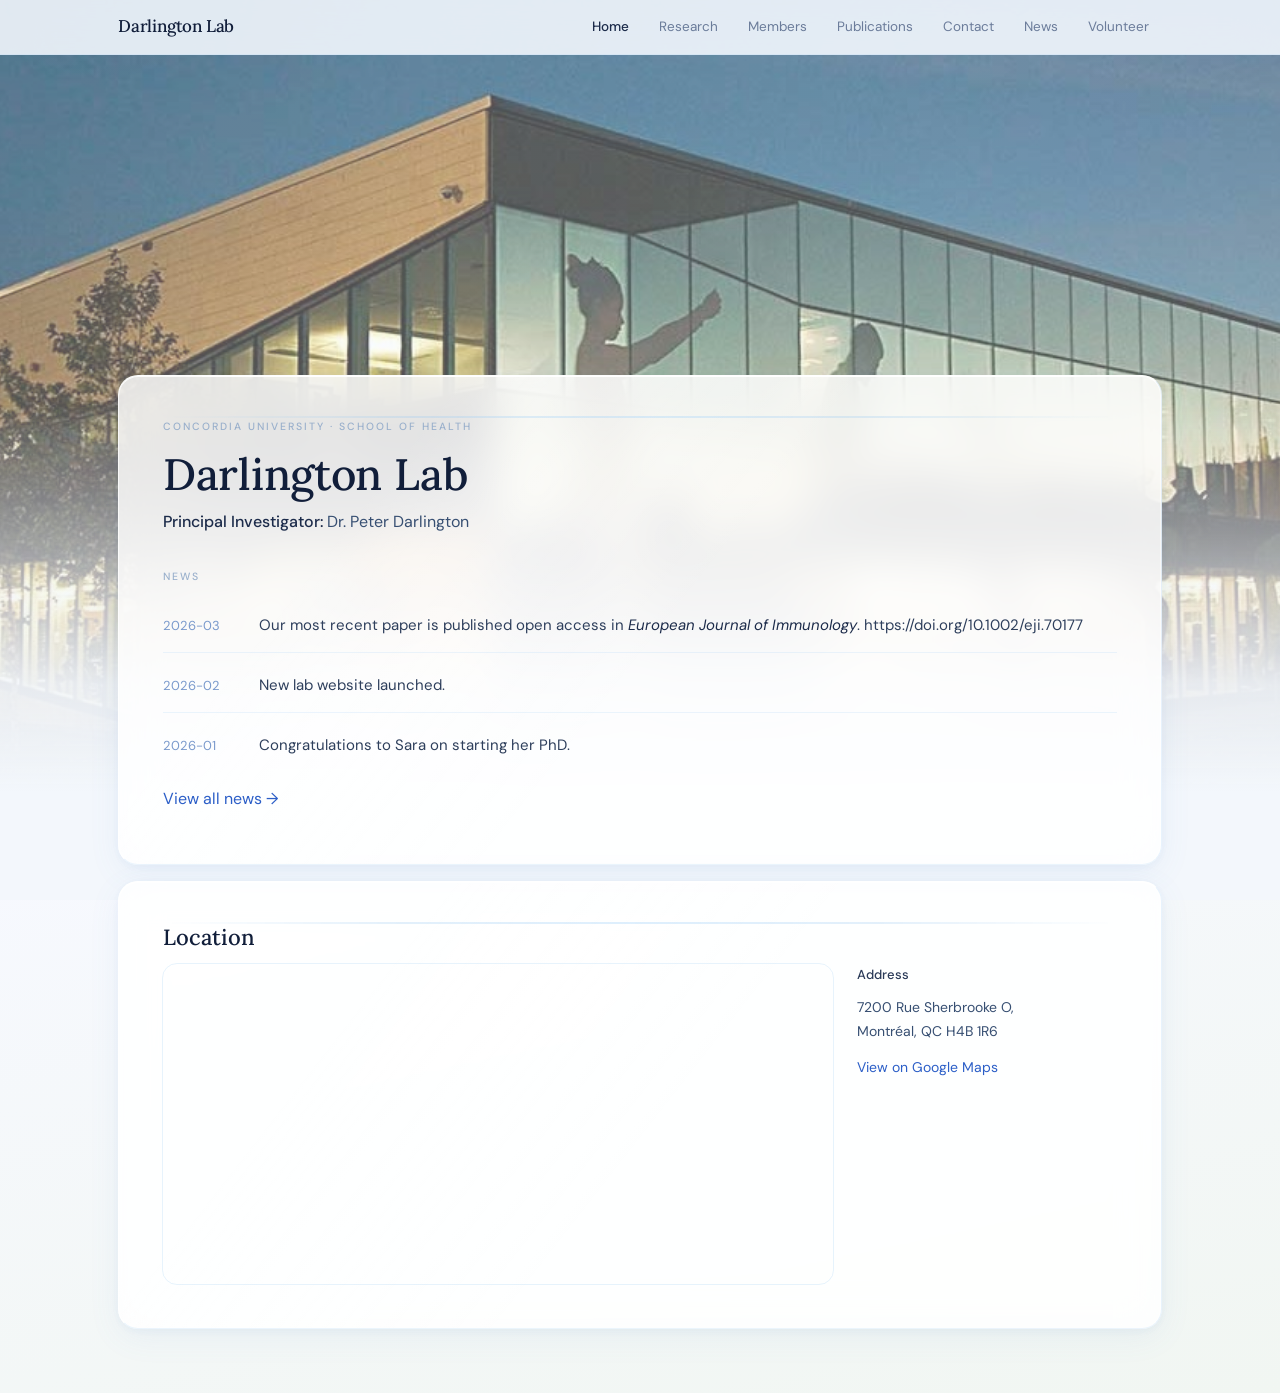
<file: index.html>
<!DOCTYPE html>
<html lang="en">

<head>
  <meta charset="UTF-8" />
  <meta name="viewport" content="width=device-width, initial-scale=1" />
  <title>Darlington Lab</title>
  <meta name="description"
    content="Darlington Lab — immunology research at Concordia University's School of Health. We study how hormones and autonomic drugs regulate T cell function, using human cell lines and primary immune cells." />
  <link
    href="https://fonts.googleapis.com/css2?family=Lora:ital,wght@0,400;0,500;1,400&family=DM+Sans:wght@300;400;500&display=swap"
    rel="stylesheet">
  <link rel="stylesheet" href="style.css">
  <style>
    .wrap {
      padding-top: 320px;
      display: flex;
      flex-direction: column;
      gap: 16px;
    }
  </style>
</head>

<body>

  <div id="nav-placeholder"></div>
  <script src="nav.js"></script>
  <script>renderNav('index.html')</script>

  <div class="wrap">

    <div class="card g">
      <div class="g-edge"></div>
      <div class="sec-label">Concordia University · School of Health</div>
      <h1>Darlington Lab</h1>
      <p><strong>Principal Investigator:</strong> Dr. Peter Darlington</p>

      <div style="margin-top:32px;">
        <div class="sec-label">News</div>
        <ul class="news-list" id="index-news"></ul>
        <p style="margin-top:14px;"><a href="news.html">View all news →</a></p>
      </div>
    </div>

    <div class="card g">
      <div class="g-edge"></div>
      <h2>Location</h2>
      <div class="location-wrap">
        <div class="map-box">
          <iframe
            src="https://www.google.com/maps/embed?pb=!1m18!1m12!1m3!1d1399.3121478005976!2d-73.63801662219493!3d45.457226550811356!2m3!1f0!2f0!3f0!3m2!1i1024!2i768!4f13.1!3m3!1m2!1s0x4cc9172decec617d%3A0xe875adb3de2d89b!2sConcordia%20University%20School%20of%20Health!5e0!3m2!1szh-CN!2sca!4v1771370919265!5m2!1szh-CN!2sca"
            loading="lazy" referrerpolicy="no-referrer-when-downgrade"></iframe>
        </div>
        <div class="addr-box">
          <h3>Address</h3>
          <p>7200 Rue Sherbrooke O,<br>Montréal, QC H4B 1R6</p>
          <p><a href="https://www.google.com/maps?q=7200+Rue+Sherbrooke+O,+Montr%C3%A9al,+QC+H4B+1R6" target="_blank"
              rel="noopener">View on Google Maps</a></p>
        </div>
      </div>
    </div>

  </div>
  <script>
    fetch('data/news.json')
      .then(r => r.json())
      .then(items => {
        const list = document.getElementById('index-news');
        items.slice(0, 3).forEach(item => {
          const li = document.createElement('li');
          li.innerHTML = `<span class="news-date">${item.date}</span><span class="news-text">${item.text}</span>`;
          list.appendChild(li);
        });
      });
  </script>
</body>

</html>
</file>
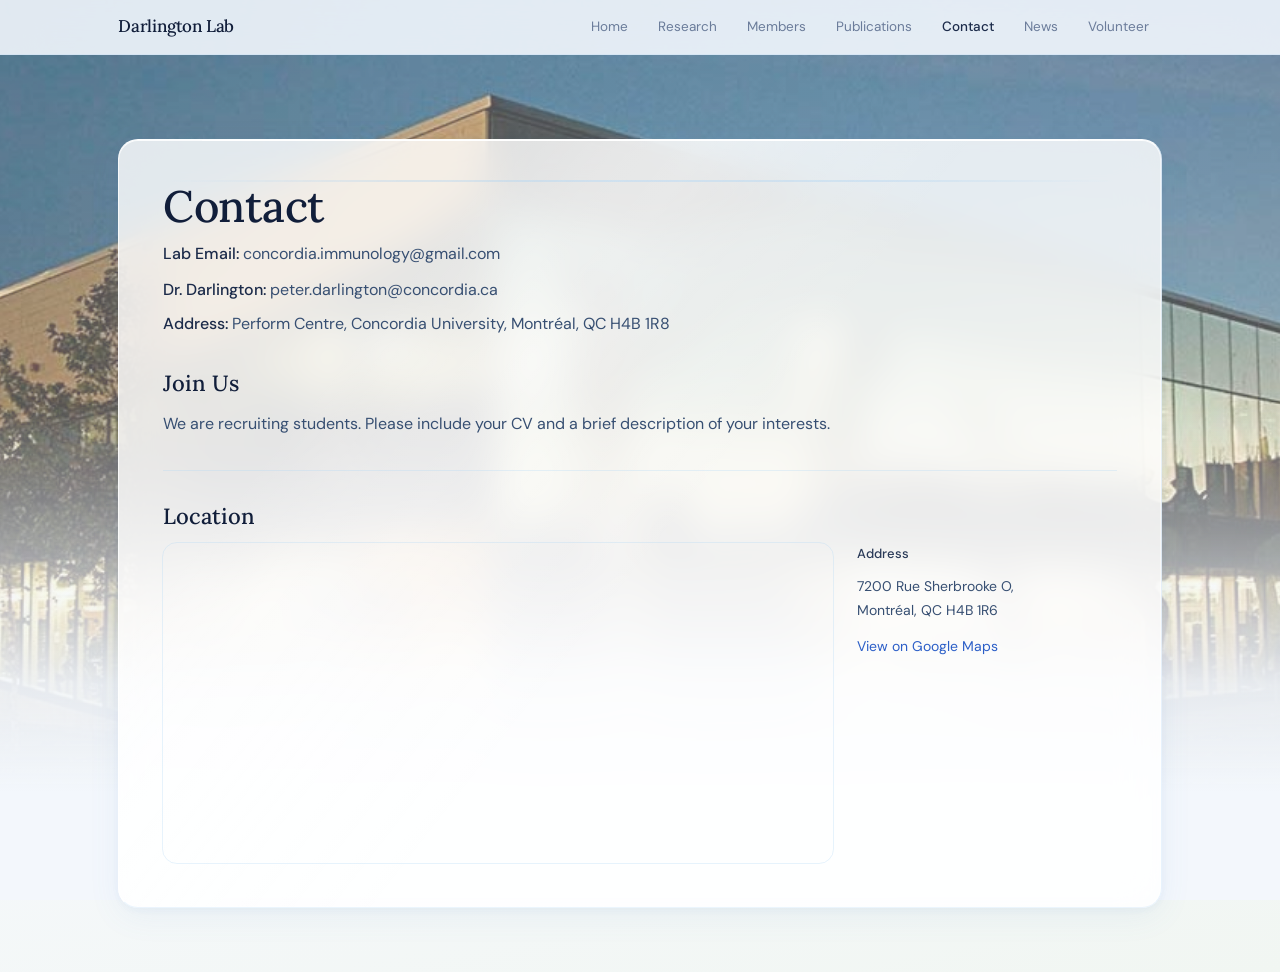
<file: contact.html>
<!DOCTYPE html>
<html lang="en">

<head>
  <meta charset="UTF-8" />
  <meta name="viewport" content="width=device-width, initial-scale=1" />
  <title>Contact | Darlington Lab</title>
  <link
    href="https://fonts.googleapis.com/css2?family=Lora:ital,wght@0,400;0,500;1,400&family=DM+Sans:wght@300;400;500&display=swap"
    rel="stylesheet">
  <link rel="stylesheet" href="style.css">
</head>

<body>
  <div id="nav-placeholder"></div>
  <script src="nav.js"></script>
  <script>renderNav('contact.html')</script>
  <div class="wrap">
    <div class="card g">
      <div class="g-edge"></div>

      <h1>Contact</h1>
      <p style="margin-top:8px;"><strong>Lab Email:</strong> concordia.immunology@gmail.com</p>
      <p style="margin-top:8px;"><strong>Dr. Darlington:</strong> peter.darlington@concordia.ca</p>
      <p><strong>Address:</strong> Perform Centre, Concordia University, Montréal, QC H4B 1R8</p>

      <h2 style="margin-top:32px;">Join Us</h2>
      <p>We are recruiting students. Please include your CV and a brief description of your interests.</p>

      <hr />

      <h2>Location</h2>
      <div class="location-wrap">
        <div class="map-box">
          <iframe
            src="https://www.google.com/maps/embed?pb=!1m18!1m12!1m3!1d1399.3121478005976!2d-73.63801662219493!3d45.457226550811356!2m3!1f0!2f0!3f0!3m2!1i1024!2i768!4f13.1!3m3!1m2!1s0x4cc9172decec617d%3A0xe875adb3de2d89b!2sConcordia%20University%20School%20of%20Health!5e0!3m2!1szh-CN!2sca!4v1771370919265!5m2!1szh-CN!2sca"
            loading="lazy" referrerpolicy="no-referrer-when-downgrade"></iframe>
        </div>
        <div class="addr-box">
          <h3>Address</h3>
          <p>7200 Rue Sherbrooke O,<br>Montréal, QC H4B 1R6</p>
          <p><a href="https://www.google.com/maps?q=7200+Rue+Sherbrooke+O,+Montr%C3%A9al,+QC+H4B+1R6" target="_blank"
              rel="noopener">View on Google Maps</a></p>
        </div>
      </div>

    </div>
  </div>
</body>

</html>
</file>
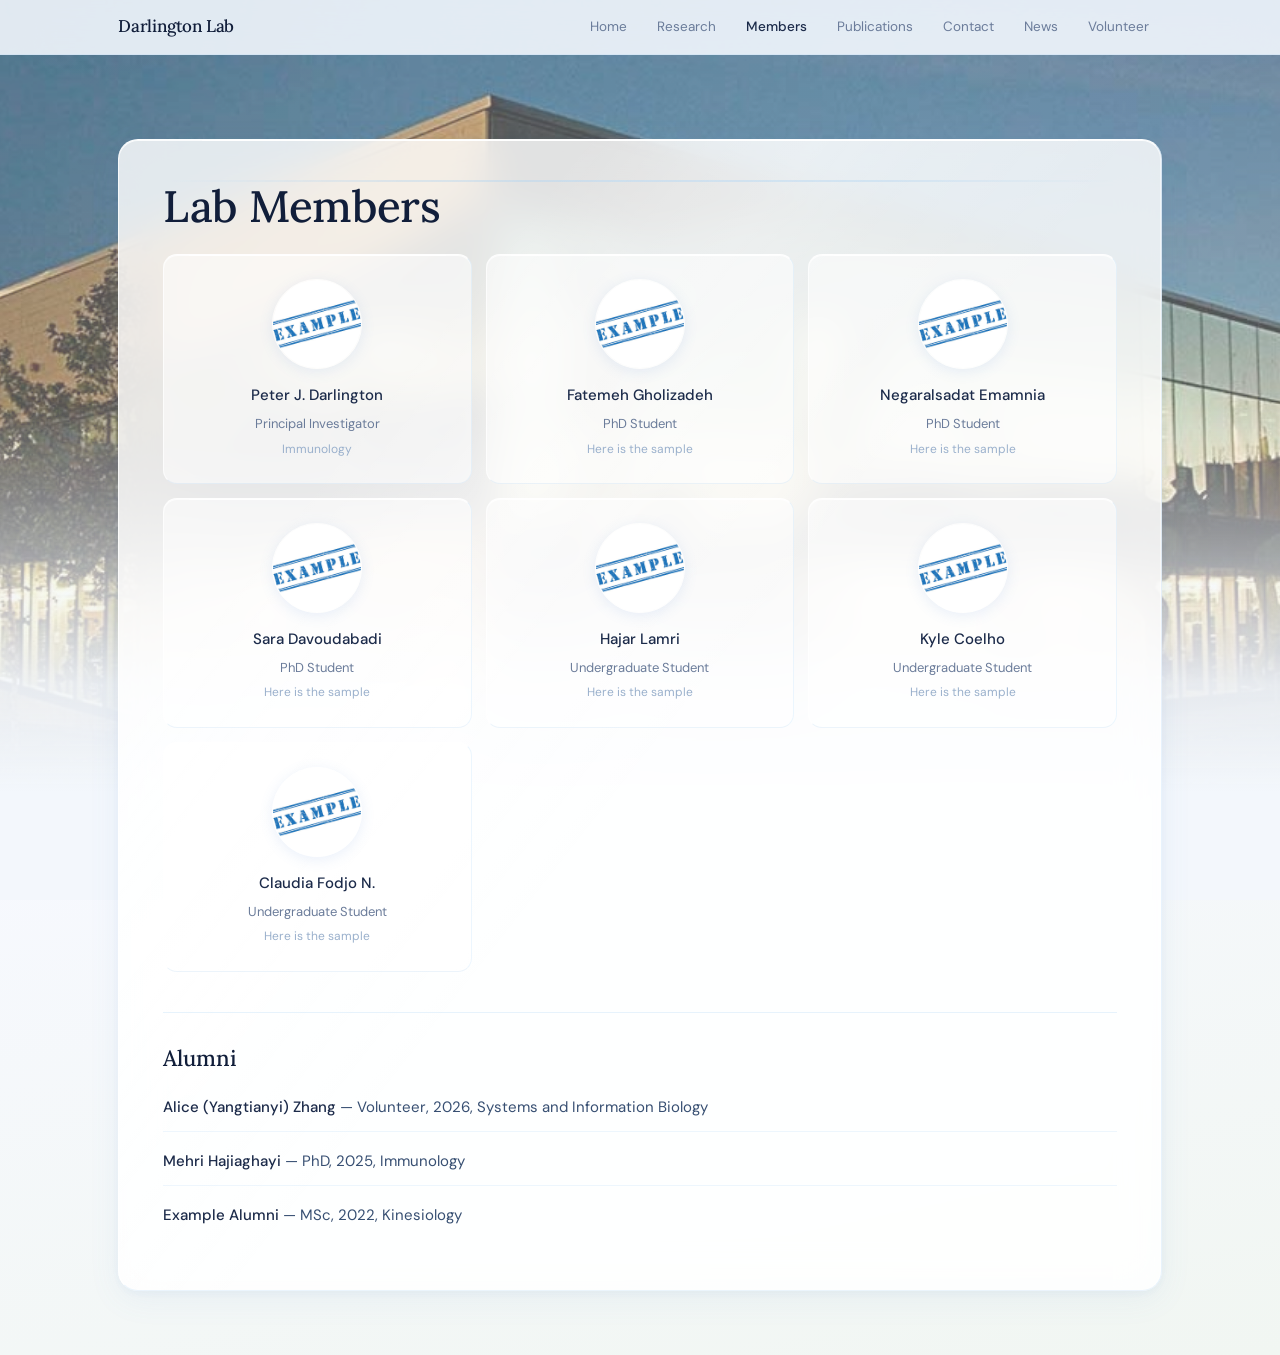
<file: members.html>
<!DOCTYPE html>
<html lang="en">

<head>
  <meta charset="UTF-8" />
  <meta name="viewport" content="width=device-width, initial-scale=1" />
  <title>Members | Darlington Lab</title>
  <link
    href="https://fonts.googleapis.com/css2?family=Lora:ital,wght@0,400;0,500;1,400&family=DM+Sans:wght@300;400;500&display=swap"
    rel="stylesheet">
  <link rel="stylesheet" href="style.css">
</head>

<body>
  <div id="nav-placeholder"></div>
  <script src="nav.js"></script>
  <script>renderNav('members.html')</script>
  <div class="wrap">
    <div class="card g">
      <div class="g-edge"></div>
      <h1>Lab Members</h1>
      <div class="grid" id="members-grid" style="margin-top:24px;"></div>

      <hr style="margin-top:40px;" />

      <h2>Alumni</h2>
      <ul class="alumni-list" id="alumni-list"></ul>
    </div>
  </div>

  <script>
    fetch('data/members.json')
      .then(r => r.json())
      .then(data => {
        // Current members → photo cards
        const grid = document.getElementById('members-grid');
        data.current.forEach(m => {
          const card = document.createElement('div');
          card.className = 'member-card';
          card.innerHTML = `
            <img src="${m.photo}" alt="${m.name}">
            <h3>${m.name}</h3>
            <p class="role">${m.role}</p>
            <p class="field">${m.field}</p>
          `;
          grid.appendChild(card);
        });

        // Alumni → simple list, no photo
        const list = document.getElementById('alumni-list');
        data.alumni.forEach(a => {
          const li = document.createElement('li');
          li.innerHTML = `<strong>${a.name}</strong> — ${a.role}, ${a.field}`;
          list.appendChild(li);
        });
      });
  </script>
</body>
</html>
</file>
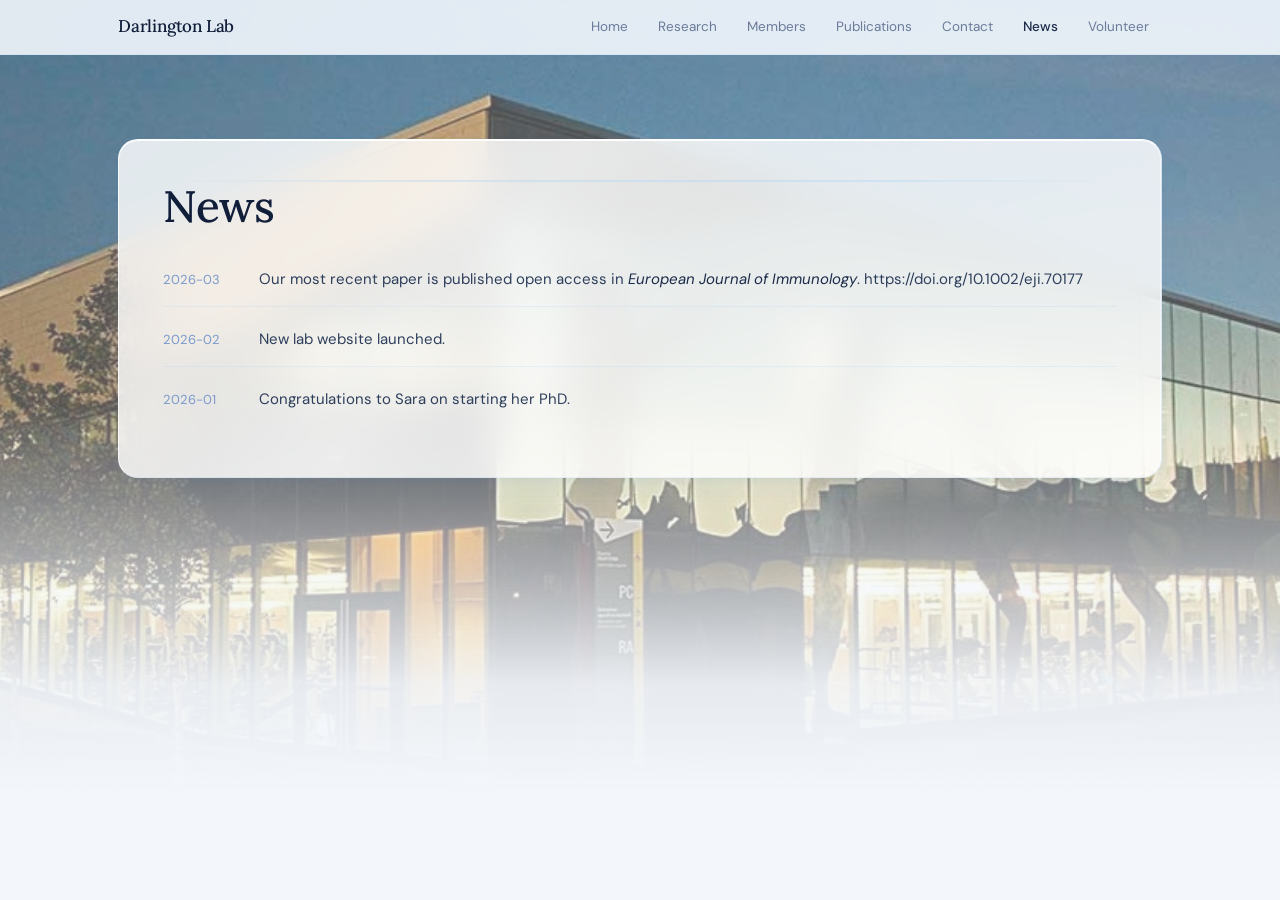
<file: news.html>
<!DOCTYPE html>
<html lang="en">

<head>
  <meta charset="UTF-8" />
  <meta name="viewport" content="width=device-width, initial-scale=1" />
  <title>News | Darlington Lab</title>
  <link
    href="https://fonts.googleapis.com/css2?family=Lora:ital,wght@0,400;0,500;1,400&family=DM+Sans:wght@300;400;500&display=swap"
    rel="stylesheet">
  <link rel="stylesheet" href="style.css">
</head>

<body>
  <div id="nav-placeholder"></div>
  <script src="nav.js"></script>
  <script>renderNav('news.html')</script>
  <div class="wrap">
    <div class="card g">
      <div class="g-edge"></div>
      <h1>News</h1>
      <ul class="news-list" id="news-list" style="margin-top:24px;"></ul>
    </div>
  </div>

  <script>
    fetch('data/news.json')
      .then(r => r.json())
      .then(items => {
        const list = document.getElementById('news-list');
        items.forEach(item => {
          const li = document.createElement('li');
          li.innerHTML = `
            <span class="news-date">${item.date}</span>
            <span class="news-text">${item.text}</span>
          `;
          list.appendChild(li);
        });
      });
  </script>
</body>
</html>
</file>
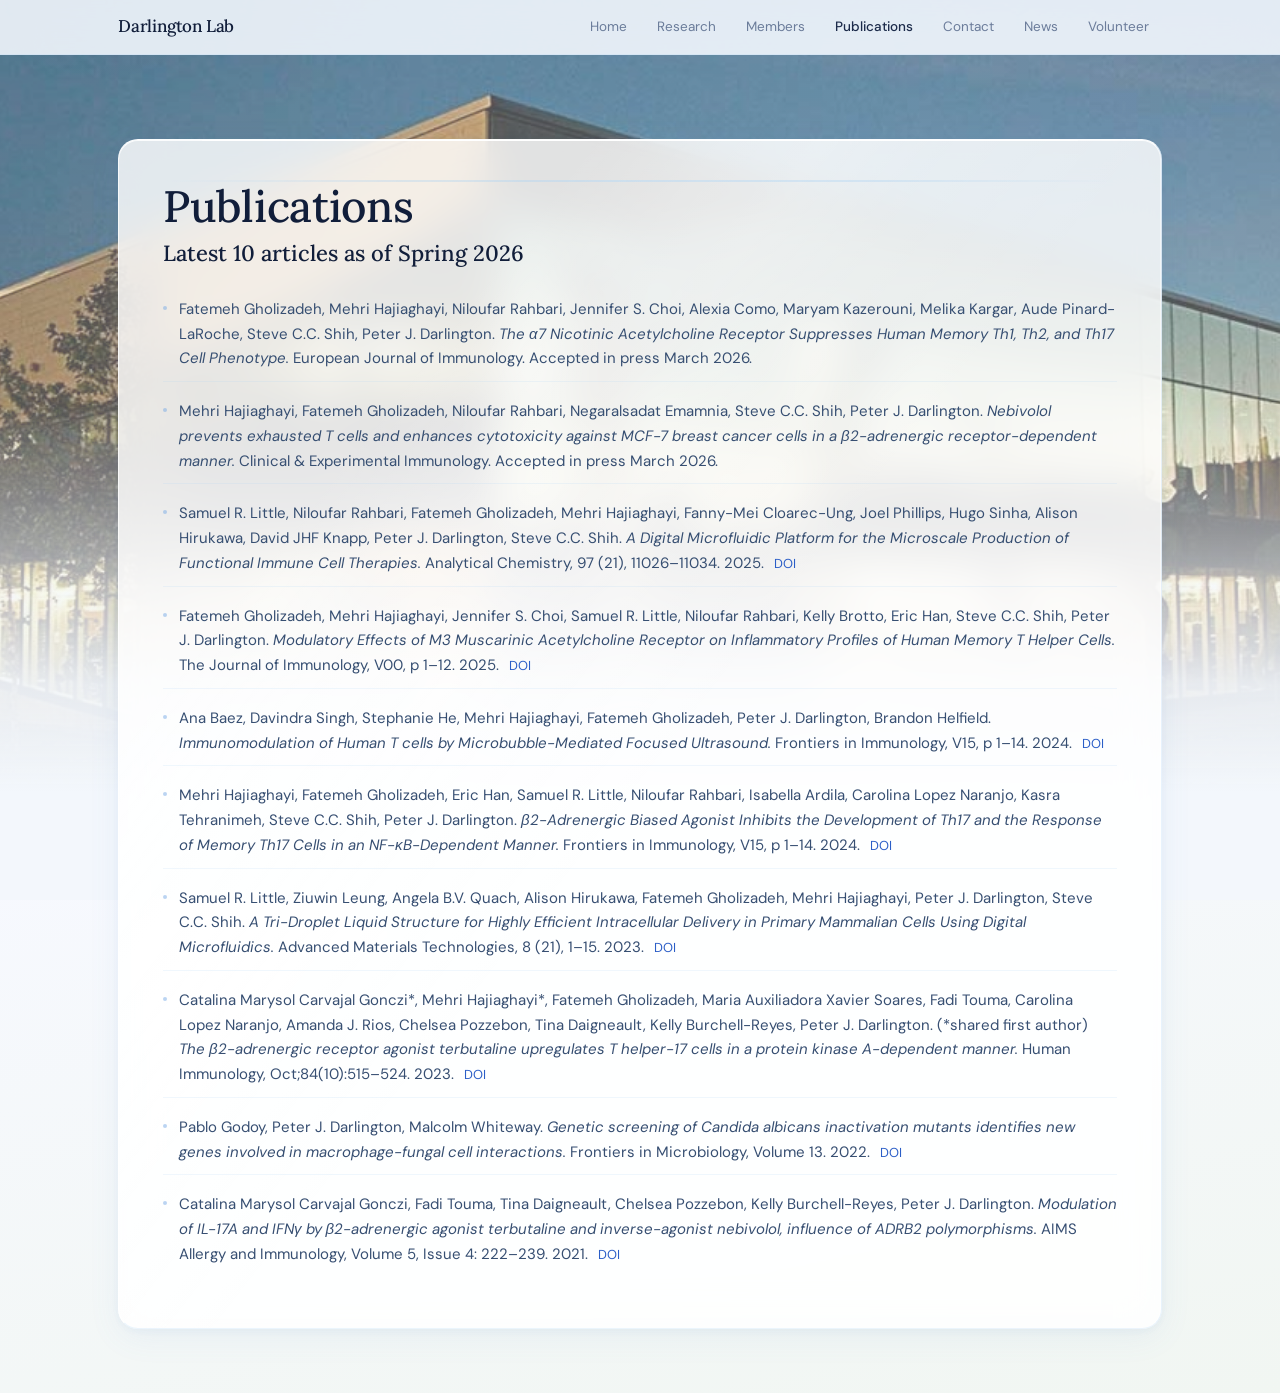
<file: publications.html>
<!DOCTYPE html>
<html lang="en">

<head>
  <meta charset="UTF-8" />
  <meta name="viewport" content="width=device-width, initial-scale=1" />
  <title>Publications | Darlington Lab</title>
  <link
    href="https://fonts.googleapis.com/css2?family=Lora:ital,wght@0,400;0,500;1,400&family=DM+Sans:wght@300;400;500&display=swap"
    rel="stylesheet">
  <link rel="stylesheet" href="style.css">
</head>

<body>
  <div id="nav-placeholder"></div>
  <script src="nav.js"></script>
  <script>renderNav('publications.html')</script>
  <div class="wrap">
    <div class="card g">
      <div class="g-edge"></div>
      <h1>Publications</h1>
      <h2 id="pub-title" style="margin-top:10px;"></h2>
      <div id="pub-container" style="margin-top:20px;"></div>
    </div>
  </div>

  <script>
    fetch('data/publications.json')
      .then(r => r.json())
      .then(data => {
        document.getElementById('pub-title').textContent = data.label;

        const container = document.getElementById('pub-container');
        container.innerHTML = '';

        const list = document.createElement('ul');
        list.className = 'pub-list';

        data.entries.forEach(pub => {
          const li = document.createElement('li');

          const doiLink = pub.doi
            ? ` <a href="${pub.doi}" target="_blank" rel="noopener">DOI</a>`
            : '';

          const status = pub.journal + '. ' + pub.year + '.';

          li.innerHTML = `${pub.authors} <em>${pub.title}</em> ${status}${doiLink}`;
          list.appendChild(li);
        });

        container.appendChild(list);
      });
  </script>
</body>

</html>
</file>
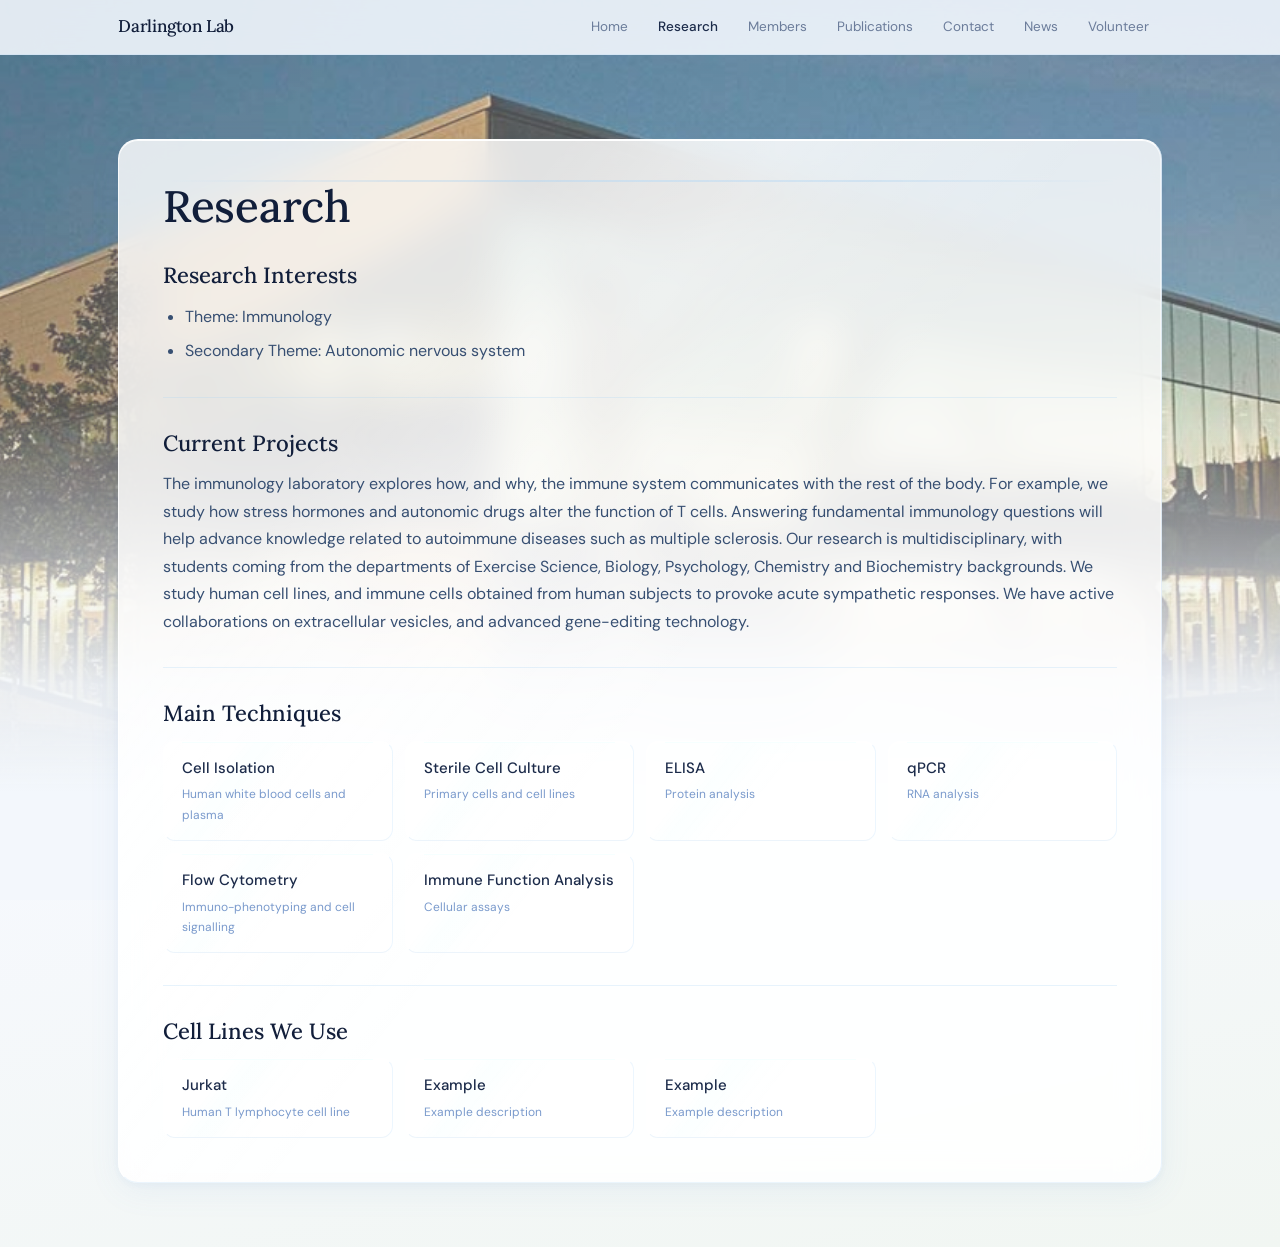
<file: research.html>
<!DOCTYPE html>
<html lang="en">

<head>
  <meta charset="UTF-8" />
  <meta name="viewport" content="width=device-width, initial-scale=1" />
  <title>Research | Darlington Lab</title>
  <link
    href="https://fonts.googleapis.com/css2?family=Lora:ital,wght@0,400;0,500;1,400&family=DM+Sans:wght@300;400;500&display=swap"
    rel="stylesheet">
  <link rel="stylesheet" href="style.css">
</head>

<body>
  <div id="nav-placeholder"></div>
  <script src="nav.js"></script>
  <script>renderNav('research.html')</script>
  <div class="wrap">
    <div class="card g">
      <div class="g-edge"></div>

      <h1>Research</h1>

      <h2 style="margin-top:32px;">Research Interests</h2>
      <ul>
        <li>Theme: Immunology</li>
        <li>Secondary Theme: Autonomic nervous system</li>
      </ul>

      <hr />

      <h2>Current Projects</h2>
      <p>The immunology laboratory explores how, and why, the immune system communicates with the rest of the body. For
        example, we study how stress hormones and autonomic drugs alter the function of T cells. Answering fundamental
        immunology questions will help advance knowledge related to autoimmune diseases such as multiple sclerosis. Our
        research is multidisciplinary, with students coming from the departments of Exercise Science, Biology,
        Psychology, Chemistry and Biochemistry backgrounds. We study human cell lines, and immune cells obtained from
        human subjects to provoke acute sympathetic responses. We have active collaborations on extracellular vesicles,
        and advanced gene-editing technology.</p>

      <hr />

      <h2>Main Techniques</h2>
      <div class="tag-grid">
        <div class="tag-chip">
          <div class="chip-name">Cell Isolation</div>
          <div class="chip-sub">Human white blood cells and plasma</div>
        </div>
        <div class="tag-chip">
          <div class="chip-name">Sterile Cell Culture</div>
          <div class="chip-sub">Primary cells and cell lines</div>
        </div>
        <div class="tag-chip">
          <div class="chip-name">ELISA</div>
          <div class="chip-sub">Protein analysis</div>
        </div>
        <div class="tag-chip">
          <div class="chip-name">qPCR</div>
          <div class="chip-sub">RNA analysis</div>
        </div>
        <div class="tag-chip">
          <div class="chip-name">Flow Cytometry</div>
          <div class="chip-sub">Immuno-phenotyping and cell signalling</div>
        </div>
        <div class="tag-chip">
          <div class="chip-name">Immune Function Analysis</div>
          <div class="chip-sub">Cellular assays</div>
        </div>
      </div>

      <hr />

      <h2>Cell Lines We Use</h2>
      <div class="tag-grid">
        <div class="tag-chip">
          <div class="chip-name">Jurkat</div>
          <div class="chip-sub">Human T lymphocyte cell line</div>
        </div>
        <div class="tag-chip">
          <div class="chip-name">Example</div>
          <div class="chip-sub">Example description</div>
        </div>
        <div class="tag-chip">
          <div class="chip-name">Example</div>
          <div class="chip-sub">Example description</div>
        </div>
      </div>

    </div>
  </div>
</body>

</html>
</file>
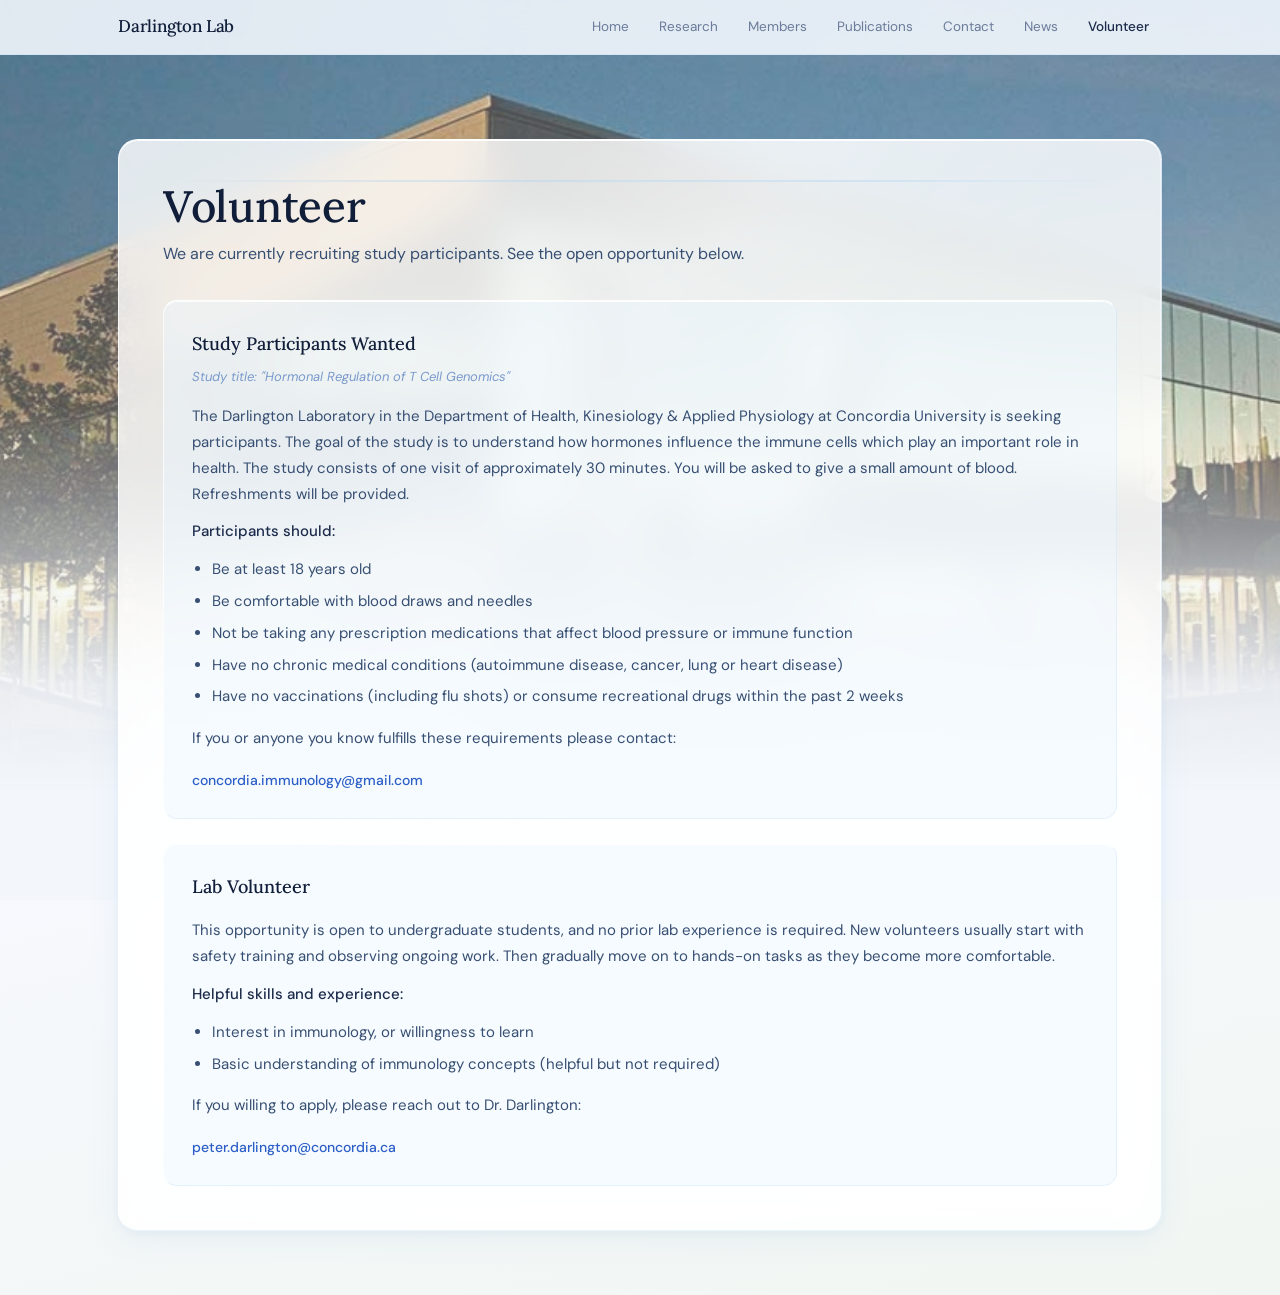
<file: volunteer.html>
<!DOCTYPE html>
<html lang="en">

<head>
  <meta charset="UTF-8" />
  <meta name="viewport" content="width=device-width, initial-scale=1" />
  <title>Volunteer | Darlington Lab</title>
  <link
    href="https://fonts.googleapis.com/css2?family=Lora:ital,wght@0,400;0,500;1,400&family=DM+Sans:wght@300;400;500&display=swap"
    rel="stylesheet">
  <link rel="stylesheet" href="style.css">
</head>


<body>
  <div id="nav-placeholder"></div>
  <script src="nav.js"></script>
  <script>renderNav('volunteer.html')</script>
  <div class="wrap">
    <div class="card g">
      <div class="g-edge"></div>
      <h1>Volunteer</h1>
      <p style="margin-top:8px;color:#374f72;">We are currently recruiting study participants. See the open opportunity below.</p>
      <div id="volunteer-list" style="margin-top:28px; display:flex; flex-direction:column; gap:20px;"></div>
    </div>
  </div>

  <script>
    fetch('data/volunteer.json')
      .then(r => r.json())
      .then(studies => {
        const container = document.getElementById('volunteer-list');
        studies.forEach(s => {
          const reqItems = s.requirements.map(r => `<li>${r}</li>`).join('');
          const box = document.createElement('div');
          box.className = 'volunteer-box';
          box.innerHTML = `
            <h3>${s.title}</h3>
            <p class="vol-sub">${s.subtitle}</p>
            <p>${s.description}</p>
            <p><strong>${s.requirements_heading}</strong></p>
            <ul>${reqItems}</ul>
            <p>${s.contact_intro}</p>
            <a class="vol-email" href="mailto:${s.contact_email}">${s.contact_email}</a>
          `;
          container.appendChild(box);
        });
      });
  </script>
</body>
</html>
</file>
<file: style.css>
/* ── Reset ── */
*,
*::before,
*::after {
  box-sizing: border-box;
  margin: 0;
  padding: 0;
}

/* ── Base ── */
body {
  font-family: 'DM Sans', sans-serif;
  font-weight: 400;
  line-height: 1.72;
  color: #1c2b4a;
  background:
    radial-gradient(ellipse 45% 30% at 8% 0%, rgba(186, 219, 255, 0.25) 0%, transparent 55%),
    radial-gradient(ellipse 38% 28% at 92% 6%, rgba(200, 225, 255, 0.16) 0%, transparent 50%),
    linear-gradient(168deg, #f0f5fb 0%, #f7f9ff 50%, #f1f6f2 100%);
  min-height: 100vh;
}

/* ── Full page background photo ── */
body::before {
  content: '';
  position: fixed;
  inset: 0;
  z-index: 0;
  background-image: url('images/bg1.jpg');
  background-size: cover;
  background-position: center 10%;
  opacity: 0.68;
}

/* Fade bottom half of photo into plain bg */
body::after {
  content: '';
  position: fixed;
  inset: 0;
  z-index: 1;
  background: linear-gradient(to bottom,
      transparent 0%,
      transparent 45%,
      rgba(243, 247, 252, 0.5) 62%,
      rgba(243, 247, 252, 0.92) 76%,
      rgba(243, 247, 252, 1.0) 88%);
}

/* Everything sits above the bg layers */
nav,
.wrap {
  position: relative;
  z-index: 2;
}

/* ── Glassmorphism card ── */
.g {
  position: relative;
  background: rgba(255, 255, 255, 0.82);
  backdrop-filter: blur(20px) brightness(1.02) saturate(1.06);
  -webkit-backdrop-filter: blur(20px) brightness(1.02) saturate(1.06);
  border-top: 1px solid rgba(255, 255, 255, 0.92);
  border-left: 1px solid rgba(255, 255, 255, 0.72);
  border-right: 1px solid rgba(170, 210, 245, 0.26);
  border-bottom: 1px solid rgba(158, 200, 238, 0.20);
  box-shadow: 0 1px 0 rgba(255, 255, 255, 0.88) inset, -1px 0 0 rgba(255, 255, 255, 0.50) inset,
    0 8px 32px rgba(90, 140, 210, 0.08), 0 2px 8px rgba(90, 140, 210, 0.06);
  overflow: hidden;
}

.g::before {
  content: '';
  position: absolute;
  top: 0;
  left: 8%;
  right: 8%;
  height: 1px;
  background: rgba(255, 255, 255, 0.96);
  pointer-events: none;
  z-index: 9;
}

.g::after {
  content: '';
  position: absolute;
  inset: 0;
  background: linear-gradient(128deg, transparent 24%, rgba(255, 255, 255, 0.18) 31%, rgba(255, 255, 255, 0.22) 36%, rgba(255, 255, 255, 0.10) 42%, transparent 53%);
  pointer-events: none;
  z-index: 2;
}

.g-edge {
  position: absolute;
  bottom: 0;
  left: 0;
  right: 0;
  height: 2px;
  background: linear-gradient(90deg, transparent, rgba(152, 200, 240, 0.28) 25%, rgba(172, 215, 250, 0.40) 50%, rgba(152, 200, 240, 0.28) 75%, transparent);
  pointer-events: none;
}

.g>* {
  position: relative;
  z-index: 3;
}

/* ── Nav ── */
nav {
  position: sticky;
  top: 0;
  z-index: 50;
  background: rgba(245, 250, 255, 0.88);
  backdrop-filter: blur(20px);
  -webkit-backdrop-filter: blur(20px);
  border-bottom: 1px solid rgba(170, 210, 245, 0.22);
}

.nav-inner {
  max-width: 1100px;
  margin: 0 auto;
  padding: 0 28px;
  display: flex;
  align-items: center;
  justify-content: space-between;
  height: 54px;
}

.nav-logo {
  font-family: 'Lora', serif;
  font-size: 17px;
  font-weight: 500;
  color: #111e3a;
  text-decoration: none;
  letter-spacing: -0.2px;
}

.nav-links {
  display: flex;
  gap: 4px;
}

.nav-links a {
  text-decoration: none;
  font-size: 13.5px;
  font-weight: 400;
  color: #6b7c9a;
  padding: 6px 13px;
  border-radius: 8px;
  transition: color .18s, background .18s;
}

.nav-links a:hover {
  color: #1c2b4a;
  background: rgba(255, 255, 255, 0.60);
}

.nav-links a.active {
  font-weight: 500;
  color: #1c2b4a;
}

/* ── Layout ── */
.wrap {
  max-width: 1100px;
  margin: 0 auto;
  padding: 84px 28px 64px;
}

.card {
  border-radius: 20px;
  padding: 40px 44px 44px;
}

/* ── Typography ── */
h1 {
  font-family: 'Lora', serif;
  font-size: 44px;
  font-weight: 500;
  letter-spacing: -0.3px;
  color: #111e3a;
  margin: 0 0 10px;
  line-height: 1.1;
}

h2 {
  font-family: 'Lora', serif;
  font-size: 22px;
  font-weight: 500;
  color: #111e3a;
  margin: 0 0 14px;
  line-height: 1.2;
}

h3 {
  font-family: 'DM Sans', sans-serif;
  font-size: 13px;
  font-weight: 500;
  color: #2a3a58;
  margin: 0 0 8px;
}

p {
  font-size: 16px;
  margin: 7px 0;
  color: #374f72;
}

strong {
  font-weight: 500;
  color: #1c2b4a;
}

a {
  color: #2b5ec7;
  text-decoration: none;
  transition: color .18s;
}

a:hover {
  color: #1a3fa0;
}

ul {
  margin: 10px 0 0 22px;
  font-size: 16px;
  color: #374f72;
}

li {
  margin-bottom: 7px;
}

hr {
  border: none;
  border-top: 1px solid rgba(170, 210, 245, 0.28);
  margin: 32px 0;
}

.sec-label {
  font-size: 10.5px;
  font-weight: 500;
  letter-spacing: 2px;
  text-transform: uppercase;
  color: #9ab0cc;
  margin-bottom: 14px;
}

/* ── News ── */
.news-list {
  list-style: none;
  padding: 0;
  margin: 0;
}

.news-list li {
  display: flex;
  gap: 22px;
  padding: 13px 0;
  border-bottom: 1px solid rgba(170, 210, 245, 0.22);
}

.news-list li:last-child {
  border-bottom: none;
}

.news-date {
  font-size: 13px;
  font-weight: 400;
  min-width: 74px;
  color: #7a9acc;
  padding-top: 2px;
}

.news-text {
  font-size: 15px;
  color: #2e3f5c;
}

.news-text em {
  font-style: italic;
  color: #1c2b4a;
}

/* ── Members grid ── */
.grid {
  display: grid;
  grid-template-columns: repeat(3, 1fr);
  gap: 14px;
}

.member-card {
  border-radius: 14px;
  padding: 24px 18px;
  text-align: center;
  background: rgba(255, 255, 255, 0.55);
  border-top: 1px solid rgba(255, 255, 255, 0.90);
  border-left: 1px solid rgba(255, 255, 255, 0.68);
  border-right: 1px solid rgba(170, 210, 245, 0.22);
  border-bottom: 1px solid rgba(158, 200, 238, 0.18);
  box-shadow: 0 1px 0 rgba(255, 255, 255, 0.80) inset;
  position: relative;
  overflow: hidden;

    opacity: 0;
    animation: fadeUp 0.8s ease forwards;

    transition: transform 0.25s ease, box-shadow 0.25s ease,
    background 0.25s ease, border-color 0.25s ease
}

.member-card:hover {
  transform: translateY(-4px);
  background: rgba(255, 255, 255, 0.68);
  box-shadow:
    0 10px 28px rgba(80, 130, 210, 0.14),
    0 1px 0 rgba(255, 255, 255, 0.88) inset;
}

.member-card::after {
  content: '';
  position: absolute;
  top: -30%;
  left: -60%;
  width: 45%;
  height: 160%;
  background: linear-gradient(
    120deg,
    transparent,
    rgba(255, 255, 255, 0.35),
    transparent
  );
  transform: skewX(-18deg);
  transition: left 0.55s ease;
  pointer-events: none;
}

.member-card:hover::after {
  left: 120%;
}

.member-card::before {
  content: '';
  position: absolute;
  top: 0;
  left: 8%;
  right: 8%;
  height: 1px;
  background: rgba(255, 255, 255, 0.90);
  pointer-events: none;
}

.member-card>* {
  position: relative;
  z-index: 2;
}

.member-card img {
  width: 90px;
  height: 90px;
  border-radius: 50%;
  object-fit: cover;
  display: block;
  margin: 0 auto 14px;
  border: 1px solid rgba(255, 255, 255, 0.72);
  box-shadow: 0 3px 14px rgba(80, 130, 210, 0.12);
}

.member-card h3 {
  font-size: 15px;
  font-weight: 500;
  color: #1c2b4a;
  margin: 0 0 4px;
}

.member-card .role {
  font-size: 13px;
  color: #6b7c9a;
  margin: 0;
}

.member-card .field {
  font-size: 12px;
  color: #9ab0cc;
  margin: 3px 0 0;
}

/* ── Publications ── */
.pub-year {
  font-family: 'Lora', serif;
  font-size: 19px;
  font-weight: 500;
  color: #111e3a;
  margin: 28px 0 10px;
}

.pub-year:first-of-type {
  margin-top: 0;
}

.pub-list {
  list-style: none;
  padding: 0;
  margin: 0;
}

.pub-list li {
  font-size: 15px;
  color: #374f72;
  line-height: 1.65;
  padding: 10px 0 10px 16px;
  border-bottom: 1px solid rgba(170, 210, 245, 0.18);
  position: relative;
}

.pub-list li:last-child {
  border-bottom: none;
}

.pub-list li::before {
  content: '';
  position: absolute;
  left: 0;
  top: 19px;
  width: 4px;
  height: 4px;
  border-radius: 50%;
  background: rgba(120, 170, 230, 0.5);
}

.pub-list li em {
  font-style: italic;
}

.pub-list a {
  font-size: 13px;
  color: #2b5ec7;
  margin-left: 6px;
}

/* ── Contact / Location ── */
.location-wrap {
  display: flex;
  gap: 24px;
  align-items: flex-start;
  flex-wrap: wrap;
}

.map-box {
  flex: 1 1 600px;
  min-width: 300px;
}

.map-box iframe {
  width: 100%;
  height: 320px;
  border: 0;
  display: block;
  border-radius: 14px;
  outline: 1px solid rgba(170, 210, 245, 0.28);
}

.addr-box {
  flex: 0 1 260px;
  min-width: 200px;
}

.addr-box h3 {
  margin: 0 0 8px;
}

.addr-box p {
  font-size: 14px;
  color: #374f72;
  margin: 0 0 12px;
}

/* ── Research technique chips ── */
.tag-grid {
  display: grid;
  grid-template-columns: repeat(auto-fill, minmax(200px, 1fr));
  gap: 12px;
  margin-top: 4px;
}

.tag-chip {
  border-radius: 12px;
  padding: 14px 18px;
  background: rgba(255, 255, 255, 0.55);
  border-top: 1px solid rgba(255, 255, 255, 0.90);
  border-left: 1px solid rgba(255, 255, 255, 0.68);
  border-right: 1px solid rgba(170, 210, 245, 0.22);
  border-bottom: 1px solid rgba(158, 200, 238, 0.18);
  box-shadow: 0 1px 0 rgba(255, 255, 255, 0.80) inset;
  position: relative;
  overflow: hidden;
}

.tag-chip::before {
  content: '';
  position: absolute;
  top: 0;
  left: 8%;
  right: 8%;
  height: 1px;
  background: rgba(245, 255, 255, 0.90);
  pointer-events: none;
}

.tag-chip::after {
  content: '';
  position: absolute;
  inset: 0;
  background: linear-gradient(128deg, transparent 24%, rgba(235, 255, 255, 0.18) 31%, rgba(240, 255, 255, 0.22) 36%, rgba(245, 255, 255, 0.10) 42%, transparent 53%);
  pointer-events: none;
  z-index: 1;
}

.tag-chip>* {
  position: relative;
  z-index: 2;
}

.chip-name {
  font-size: 15px;
  font-weight: 500;
  color: #1c2b4a;
  margin-bottom: 3px;
}

.chip-sub {
  font-size: 12px;
  color: #7a9acc;
}

/* ── Tags ── */
.tags {
  display: flex;
  flex-wrap: wrap;
  gap: 8px;
  margin-top: 12px;
}

.tag {
  font-size: 13px;
  font-weight: 400;
  color: #2e4a7a;
  background: rgba(210, 228, 255, 0.45);
  border: 1px solid rgba(170, 210, 245, 0.50);
  border-radius: 6px;
  padding: 5px 13px;
}

/* ── Alumni list ── */
.alumni-list {
  list-style: none;
  padding: 0;
  margin: 0;
}

.alumni-list li {
  font-size: 15px;
  color: #374f72;
  padding: 10px 0;
  border-bottom: 1px solid rgba(170, 210, 245, 0.20);
}

.alumni-list li:last-child {
  border-bottom: none;
}

/* ── Volunteer ── */
.volunteer-box {
  border-radius: 14px;
  padding: 28px 28px 24px;
  margin-top: 4px;
  background: rgba(235, 245, 255, 0.45);
  border-top: 1px solid rgba(255, 255, 255, 0.90);
  border-left: 1px solid rgba(255, 255, 255, 0.68);
  border-right: 1px solid rgba(170, 210, 245, 0.25);
  border-bottom: 1px solid rgba(158, 200, 238, 0.20);
  box-shadow: 0 1px 0 rgba(255, 255, 255, 0.80) inset;
  position: relative;
  overflow: hidden;
}

.volunteer-box::before {
  content: '';
  position: absolute;
  top: 0;
  left: 8%;
  right: 8%;
  height: 1px;
  background: rgba(255, 255, 255, 0.90);
  pointer-events: none;
}

.volunteer-box>* {
  position: relative;
  z-index: 2;
}

.volunteer-box h3 {
  font-size: 18px;
  font-family: 'Lora', serif;
  font-weight: 500;
  color: #111e3a;
  margin: 0 0 6px;
}

.volunteer-box .vol-sub {
  font-size: 13px;
  color: #7a9acc;
  margin: 0 0 16px;
  font-style: italic;
}

.volunteer-box p {
  font-size: 15px;
  color: #374f72;
  margin-bottom: 12px;
}

.volunteer-box ul {
  font-size: 15px;
  color: #374f72;
  margin: 8px 0 16px 20px;
}

.volunteer-box li {
  margin-bottom: 6px;
}

.vol-email {
  display: inline-block;
  margin-top: 4px;
  font-size: 14px;
  font-weight: 500;
  color: #2b5ec7;
}

@keyframes fadeUp {
  from {
    opacity: 0;
    transform: translateY(48px);
  }
  to {
    opacity: 1;
    transform: translateY(0);
  }
}

.card {
  animation: fadeUp 0.8s ease forwards;
}
</file>
